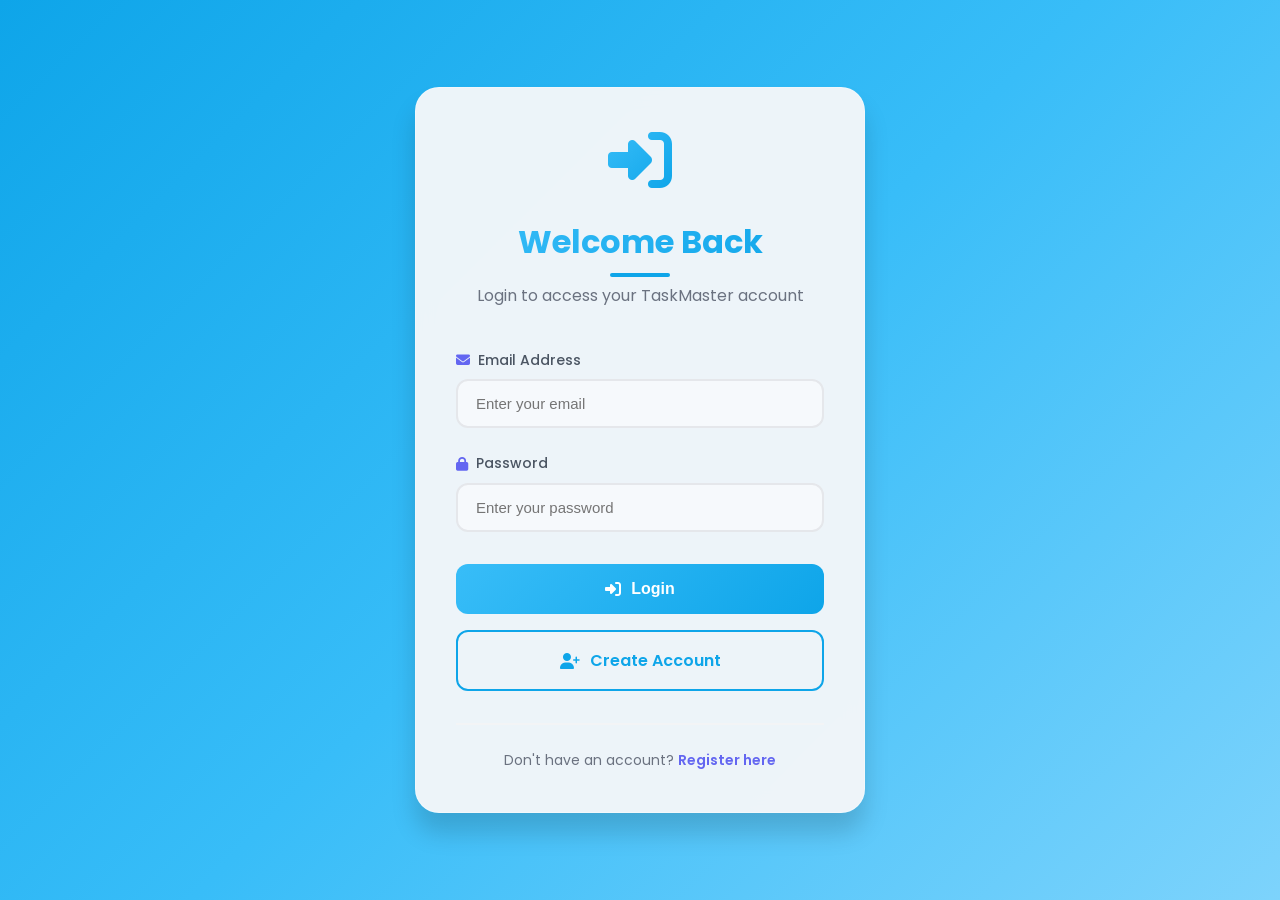
<file: Todo-App-main/index.html>
<!DOCTYPE html>
<html lang="en">
<head>
    <meta charset="UTF-8">
    <meta name="viewport" content="width=device-width, initial-scale=1.0">
    <title>Todo App</title>
    <link rel="preconnect" href="https://fonts.googleapis.com">
    <link rel="preconnect" href="https://fonts.gstatic.com" crossorigin>
    <link href="https://fonts.googleapis.com/css2?family=Poppins:wght@400;500;600&display=swap" rel="stylesheet">
    <link rel="stylesheet" href="https://cdnjs.cloudflare.com/ajax/libs/font-awesome/6.4.0/css/all.min.css">
    <link rel="stylesheet" href="css/styles.css">
</head>
<body>
    <nav class="navbar">
        <div class="nav-container">
            <div class="nav-brand">
                <i class="fas fa-check-double"></i>
                <span>TaskMaster</span>
            </div>
            <ul class="nav-links">
                <li class="active">
                    <a href="index.html">
                        <i class="fas fa-tasks"></i> Task Manager
                    </a>
                </li>
                <li>
                    <a href="analytics.html">
                        <i class="fas fa-chart-bar"></i> Analytics
                    </a>
                </li>
            </ul>
            <div class="auth-buttons">
                <a href="login.html" class="auth-btn login-btn">
                    <i class="fas fa-sign-in-alt"></i> Login
                </a>
                <a href="register.html" class="auth-btn register-btn">
                    <i class="fas fa-user-plus"></i> Register
                </a>
            </div>
        </div>
    </nav>

    <div class="container">
        <h1><i class="fas fa-check-double"></i> Todo App</h1>
        
        <form class="task-form" id="taskForm">
            <input type="text" id="taskInput" placeholder="What needs to be done?" required>
            <select id="prioritySelect" required>
                <option value="low">Low Priority</option>
                <option value="medium">Medium Priority</option>
                <option value="high">High Priority</option>
            </select>
            <input type="date" id="dueDateInput" required>
            <button type="submit" class="add-btn">
                <i class="fas fa-plus"></i> Add Task
            </button>
        </form>

        <div class="controls">
            <div class="filters">
                <button class="filter-btn active" data-filter="all">
                    <i class="fas fa-list"></i> All
                </button>
                <button class="filter-btn" data-filter="active">
                    <i class="fas fa-clock"></i> Active
                </button>
                <button class="filter-btn" data-filter="completed">
                    <i class="fas fa-check"></i> Completed
                </button>
            </div>
            <select id="sortSelect">
                <option value="date-asc"><i class="fas fa-sort-amount-up"></i> Date (Ascending)</option>
                <option value="date-desc"><i class="fas fa-sort-amount-down"></i> Date (Descending)</option>
                <option value="priority"><i class="fas fa-flag"></i> Priority</option>
            </select>
        </div>

        <div class="task-list" id="taskList">
            <!-- Tasks will be dynamically added here -->
        </div>
    </div>

    <div class="features-modal" id="featuresModal">
        <div class="modal-content">
            <h2><i class="fas fa-star"></i> Key Features</h2>
            <ul>
                <li><i class="fas fa-plus-circle"></i> Add and manage tasks easily</li>
                <li><i class="fas fa-layer-group"></i> Prioritize tasks (Low, Medium, High)</li>
                <li><i class="fas fa-calendar-check"></i> Track tasks with deadlines</li>
                <li><i class="fas fa-bell"></i> Get reminders for upcoming tasks</li>
                <li><i class="fas fa-filter"></i> Filter and sort tasks</li>
                <li><i class="fas fa-chart-line"></i> View task analytics</li>
            </ul>
            <button class="close-modal" onclick="closeFeatures()">
                <i class="fas fa-times"></i> Close
            </button>
        </div>
    </div>

    <script src="js/auth.js"></script>
    <script src="js/app.js"></script>
</body>
</html>
</file>
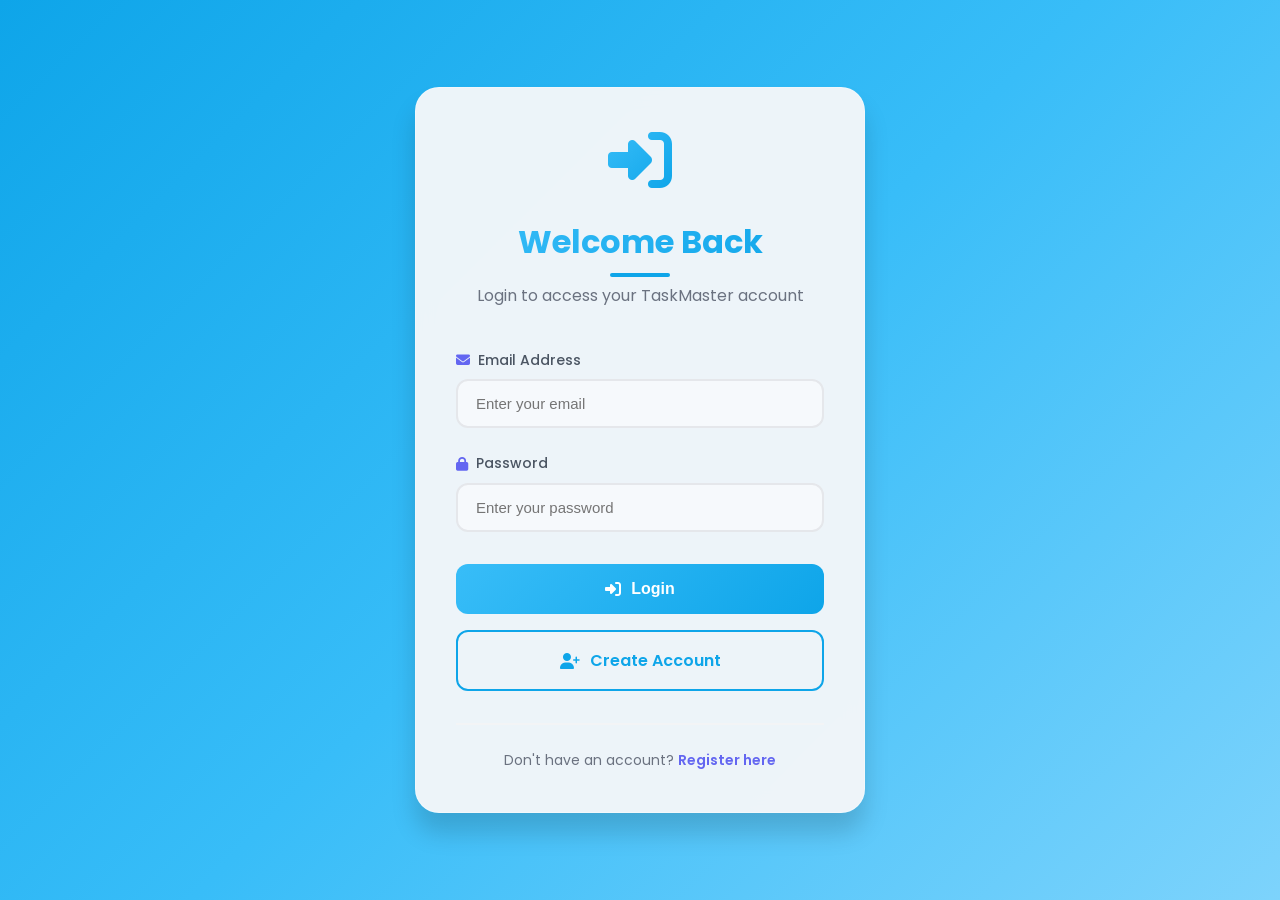
<file: Todo-App-main/login.html>
<!DOCTYPE html>
<html lang="en">
<head>
    <meta charset="UTF-8">
    <meta name="viewport" content="width=device-width, initial-scale=1.0">
    <title>Login - TaskMaster</title>
    <link rel="preconnect" href="https://fonts.googleapis.com">
    <link rel="preconnect" href="https://fonts.gstatic.com" crossorigin>
    <link href="https://fonts.googleapis.com/css2?family=Poppins:wght@400;500;600&display=swap" rel="stylesheet">
    <link rel="stylesheet" href="https://cdnjs.cloudflare.com/ajax/libs/font-awesome/6.4.0/css/all.min.css">
    <link rel="stylesheet" href="css/styles.css">
</head>
<body>
    <div class="auth-page">
        <div class="auth-container">
            <div class="auth-card">
                <div class="auth-header">
                    <i class="fas fa-sign-in-alt"></i>
                    <h1>Welcome Back</h1>
                    <p>Login to access your TaskMaster account</p>
                </div>
                <form class="auth-form" id="loginForm">
                    <div class="form-group">
                        <label for="email">
                            <i class="fas fa-envelope"></i> Email Address
                        </label>
                        <input type="email" id="email" name="email" required placeholder="Enter your email">
                    </div>
                    <div class="form-group">
                        <label for="password">
                            <i class="fas fa-lock"></i> Password
                        </label>
                        <input type="password" id="password" name="password" required placeholder="Enter your password">
                    </div>
                    <div class="auth-actions">
                        <button type="submit" class="auth-btn register-btn">
                            <i class="fas fa-sign-in-alt"></i> Login
                        </button>
                        <a href="register.html" class="auth-btn login-btn">
                            <i class="fas fa-user-plus"></i> Create Account
                        </a>
                    </div>
                </form>
                <div class="auth-footer">
                    <p>Don't have an account? <a href="register.html">Register here</a></p>
                </div>
            </div>
        </div>
    </div>
    <script src="js/auth.js"></script>
</body>
</html>
</file>
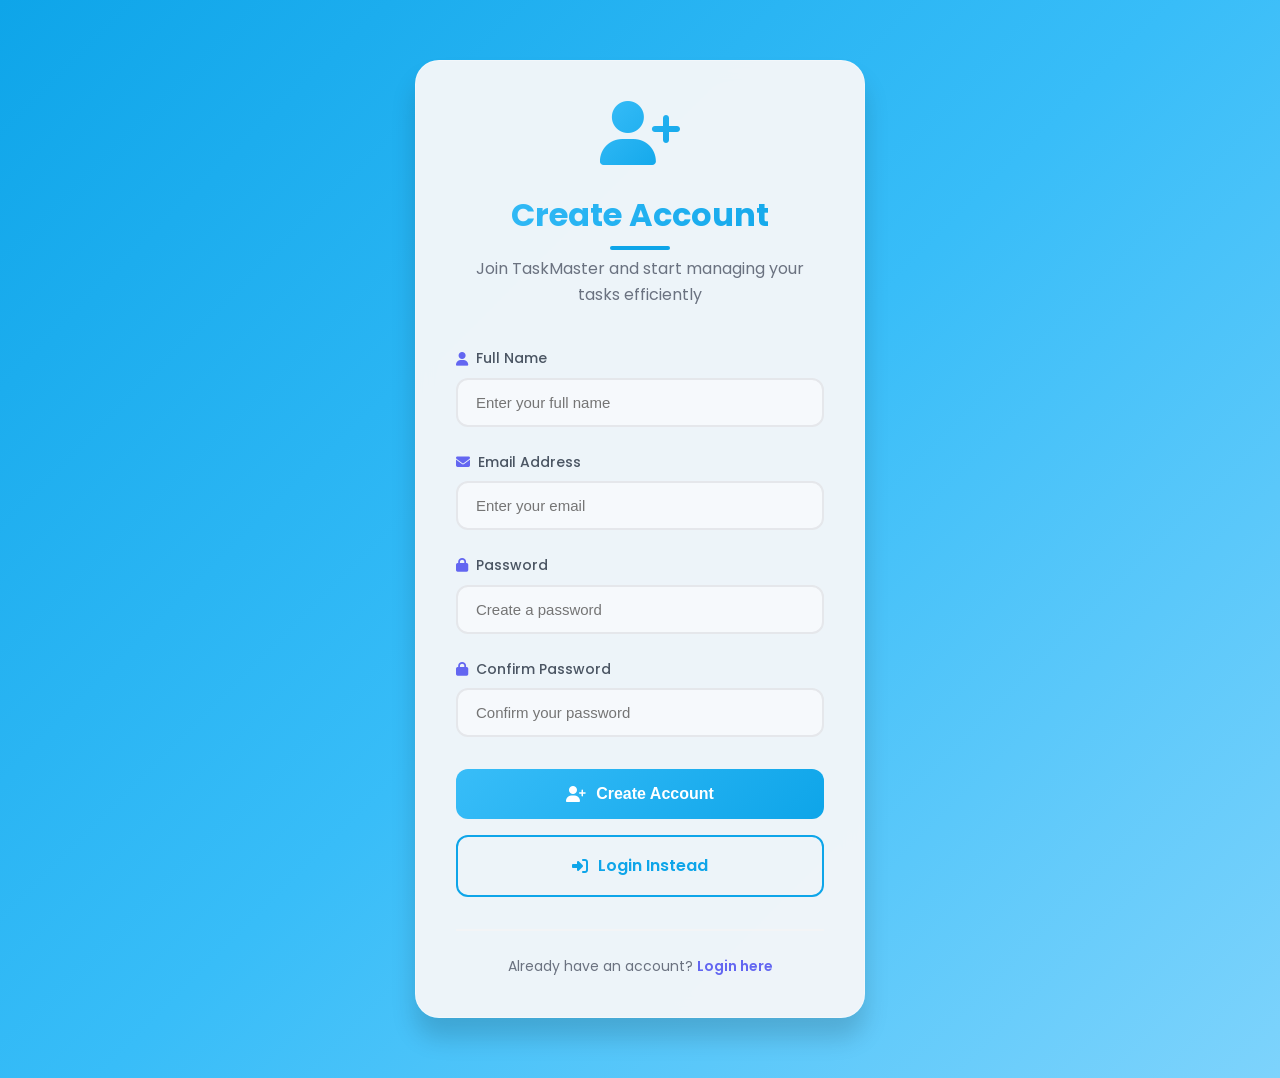
<file: Todo-App-main/register.html>
<!DOCTYPE html>
<html lang="en">
<head>
    <meta charset="UTF-8">
    <meta name="viewport" content="width=device-width, initial-scale=1.0">
    <title>Register - TaskMaster</title>
    <link rel="preconnect" href="https://fonts.googleapis.com">
    <link rel="preconnect" href="https://fonts.gstatic.com" crossorigin>
    <link href="https://fonts.googleapis.com/css2?family=Poppins:wght@400;500;600&display=swap" rel="stylesheet">
    <link rel="stylesheet" href="https://cdnjs.cloudflare.com/ajax/libs/font-awesome/6.4.0/css/all.min.css">
    <link rel="stylesheet" href="css/styles.css">
</head>
<body>
    <div class="auth-page">
        <div class="auth-container">
            <div class="auth-card">
                <div class="auth-header">
                    <i class="fas fa-user-plus"></i>
                    <h1>Create Account</h1>
                    <p>Join TaskMaster and start managing your tasks efficiently</p>
                </div>
                <form class="auth-form" id="registerForm">
                    <div class="form-group">
                        <label for="fullName">
                            <i class="fas fa-user"></i> Full Name
                        </label>
                        <input type="text" id="fullName" name="fullName" required placeholder="Enter your full name">
                    </div>
                    <div class="form-group">
                        <label for="email">
                            <i class="fas fa-envelope"></i> Email Address
                        </label>
                        <input type="email" id="email" name="email" required placeholder="Enter your email">
                    </div>
                    <div class="form-group">
                        <label for="password">
                            <i class="fas fa-lock"></i> Password
                        </label>
                        <input type="password" id="password" name="password" required placeholder="Create a password">
                    </div>
                    <div class="form-group">
                        <label for="confirmPassword">
                            <i class="fas fa-lock"></i> Confirm Password
                        </label>
                        <input type="password" id="confirmPassword" name="confirmPassword" required placeholder="Confirm your password">
                    </div>
                    <div class="auth-actions">
                        <button type="submit" class="auth-btn register-btn">
                            <i class="fas fa-user-plus"></i> Create Account
                        </button>
                        <a href="login.html" class="auth-btn login-btn">
                            <i class="fas fa-sign-in-alt"></i> Login Instead
                        </a>
                    </div>
                </form>
                <div class="auth-footer">
                    <p>Already have an account? <a href="login.html">Login here</a></p>
                </div>
            </div>
        </div>
    </div>
    <script src="js/auth.js"></script>
</body>
</html>
</file>
<file: Todo-App-main/css/styles.css>
/* Reset and Base Styles */
* {
    margin: 0;
    padding: 0;
    box-sizing: border-box;
}

:root {
    --primary-gradient: linear-gradient(135deg, #38bdf8 0%, #0ea5e9 100%);
    --secondary-gradient: linear-gradient(135deg, #7dd3fc 0%, #38bdf8 100%);
    --danger-gradient: linear-gradient(135deg, #f87171 0%, #dc2626 100%);
    --bg-gradient: linear-gradient(135deg, #0ea5e9 0%, #38bdf8 50%, #7dd3fc 100%);
    --primary-color: #0ea5e9;
    --primary-hover: #0284c7;
    --card-bg: rgba(241, 245, 249, 0.98);
    --input-bg: rgba(248, 250, 252, 0.9);
    --shadow-sm: 0 2px 4px rgba(0, 0, 0, 0.05);
    --shadow-md: 0 4px 6px rgba(0, 0, 0, 0.1);
    --shadow-lg: 0 10px 15px rgba(0, 0, 0, 0.1);
    --shadow-xl: 0 20px 25px rgba(0, 0, 0, 0.15);
    --transition: all 0.3s cubic-bezier(0.4, 0, 0.2, 1);
}

body {
    font-family: 'Poppins', sans-serif;
    line-height: 1.6;
    color: #1f2937;
    background: var(--bg-gradient);
    min-height: 100vh;
    position: relative;
}

body::before {
    content: '';
    position: fixed;
    top: 0;
    left: 0;
    width: 100%;
    height: 100%;
    background: 
        radial-gradient(circle at 0% 0%, rgba(255, 255, 255, 0.1) 0%, transparent 50%),
        radial-gradient(circle at 100% 100%, rgba(255, 255, 255, 0.1) 0%, transparent 50%);
    animation: gradientShift 15s ease-in-out infinite alternate;
    z-index: -1;
}

@keyframes gradientShift {
    0% { background-position: 0% 0%; }
    100% { background-position: 100% 100%; }
}

.container {
    max-width: 800px;
    margin: 0 auto;
    background: var(--card-bg);
    backdrop-filter: blur(10px);
    border-radius: 16px;
    box-shadow: 
        0 10px 20px rgba(0, 0, 0, 0.1),
        0 6px 6px rgba(0, 0, 0, 0.1);
    padding: 2rem;
    transition: var(--transition);
    position: relative;
    overflow: hidden;
}

.container::before {
    content: '';
    position: absolute;
    top: 0;
    left: 0;
    width: 100%;
    height: 5px;
    background: linear-gradient(90deg, var(--primary-color), var(--secondary-color));
}

h1 {
    text-align: center;
    color: var(--text-color);
    margin-bottom: 30px;
    font-size: 2.5em;
    font-weight: 600;
    position: relative;
}

h1::after {
    content: '';
    position: absolute;
    bottom: -10px;
    left: 50%;
    transform: translateX(-50%);
    width: 60px;
    height: 4px;
    background: var(--primary-color);
    border-radius: 2px;
}

/* Form Styles */
.task-form {
    display: grid;
    grid-template-columns: 1fr auto auto auto;
    gap: 15px;
    margin-bottom: 30px;
    background: rgba(241, 245, 249, 0.8);
    padding: 20px;
    border-radius: 12px;
    box-shadow: inset 0 2px 4px rgba(0, 0, 0, 0.05);
}

input[type="text"],
select,
input[type="date"],
input[type="email"],
input[type="password"] {
    padding: 12px 16px;
    border: 2px solid #e2e8f0;
    border-radius: 8px;
    font-size: 14px;
    transition: var(--transition);
    background: var(--input-bg);
    color: #1f2937;
}

input[type="text"]:focus,
select:focus,
input[type="date"]:focus {
    border-color: var(--primary-color);
    box-shadow: 0 0 0 3px rgba(99, 102, 241, 0.1);
    outline: none;
}

.add-btn {
    background: var(--primary-gradient);
    color: white;
    border: none;
    padding: 12px 24px;
    border-radius: 8px;
    cursor: pointer;
    font-weight: 600;
    display: flex;
    align-items: center;
    gap: 8px;
    transition: var(--transition);
    position: relative;
    overflow: hidden;
}

.add-btn:hover {
    background: var(--secondary-gradient);
    transform: translateY(-2px);
    box-shadow: 0 4px 12px rgba(56, 189, 248, 0.3);
}

.add-btn::after {
    content: '';
    position: absolute;
    top: -50%;
    left: -50%;
    width: 200%;
    height: 200%;
    background: linear-gradient(
        transparent,
        rgba(255, 255, 255, 0.2),
        transparent
    );
    transform: rotate(45deg);
    transition: 0.5s;
}

.add-btn:hover::after {
    left: 100%;
}

/* Filter and Sort Controls */
.controls {
    display: flex;
    justify-content: space-between;
    align-items: center;
    margin-bottom: 20px;
    padding: 15px;
    background: rgba(255, 255, 255, 0.8);
    border-radius: 12px;
    box-shadow: var(--shadow);
}

.filters {
    display: flex;
    gap: 10px;
}

.filter-btn {
    background: rgba(241, 245, 249, 0.9);
    border: 2px solid #e2e8f0;
    padding: 8px 16px;
    border-radius: 8px;
    color: #4b5563;
    font-weight: 500;
    transition: var(--transition);
    display: flex;
    align-items: center;
    gap: 8px;
}

.filter-btn:hover {
    background: rgba(248, 250, 252, 0.95);
    color: var(--primary-color);
}

.filter-btn.active {
    background: var(--primary-gradient);
    color: white;
    border-color: transparent;
}

/* Task List Styles */
.task-list {
    display: flex;
    flex-direction: column;
    gap: 15px;
}

.task-item {
    background: rgba(241, 245, 249, 0.9);
    padding: 16px;
    border-radius: 12px;
    display: flex;
    justify-content: space-between;
    align-items: center;
    transition: var(--transition);
    border: 1px solid #e2e8f0;
    position: relative;
    overflow: hidden;
}

.task-item::before {
    content: '';
    position: absolute;
    left: 0;
    top: 0;
    height: 100%;
    width: 4px;
    background: var(--primary-color);
    transition: var(--transition);
    opacity: 0;
}

.task-item:hover::before {
    opacity: 1;
}

.task-item:hover {
    transform: translateX(5px);
    box-shadow: var(--shadow);
    background: rgba(248, 250, 252, 0.95);
}

.task-item.completed {
    background: rgba(34, 197, 94, 0.1);
}

.task-item.completed .task-text {
    text-decoration: line-through;
    color: #9ca3af;
}

.task-content {
    display: flex;
    align-items: center;
    gap: 16px;
}

.complete-btn {
    background: none;
    border: 2px solid #e1e4e8;
    border-radius: 50%;
    width: 28px;
    height: 28px;
    padding: 0;
    display: flex;
    align-items: center;
    justify-content: center;
    color: var(--secondary-color);
    transition: var(--transition);
}

.complete-btn:hover {
    border-color: var(--secondary-color);
    background-color: rgba(80, 200, 120, 0.1);
}

.task-text {
    flex-grow: 1;
    font-size: 16px;
    transition: var(--transition);
}

.priority-badge {
    padding: 4px 12px;
    border-radius: 20px;
    font-size: 12px;
    font-weight: 600;
    color: white;
    text-transform: uppercase;
    box-shadow: 0 2px 4px rgba(0, 0, 0, 0.1);
}

.priority-badge.high {
    background: linear-gradient(135deg, #f87171 0%, #dc2626 100%);
}

.priority-badge.medium {
    background: linear-gradient(135deg, #fbbf24 0%, #d97706 100%);
}

.priority-badge.low {
    background: linear-gradient(135deg, #34d399 0%, #059669 100%);
}

.due-date {
    color: #868e96;
    font-size: 13px;
    background: #f8f9fa;
    padding: 4px 8px;
    border-radius: 6px;
    display: inline-flex;
    align-items: center;
    gap: 4px;
}

.delete-btn {
    background-color: transparent;
    color: var(--danger-color);
    padding: 8px;
    border-radius: 50%;
    width: 36px;
    height: 36px;
    display: flex;
    align-items: center;
    justify-content: center;
    font-size: 18px;
    opacity: 0.7;
}

.delete-btn:hover {
    background-color: rgba(255, 107, 107, 0.1);
    opacity: 1;
}

/* Error Message Styles */
.error-message {
    position: fixed;
    top: 20px;
    right: 20px;
    background-color: var(--danger-color);
    color: white;
    padding: 16px 24px;
    border-radius: 12px;
    box-shadow: var(--shadow);
    animation: slideIn 0.3s ease-out;
    z-index: 1000;
}

/* Reminder Message Styles */
.reminder-message {
    position: fixed;
    bottom: 20px;
    right: 20px;
    color: white;
    padding: 16px 24px;
    border-radius: 12px;
    box-shadow: var(--shadow);
    animation: slideIn 0.3s ease-out;
    z-index: 1000;
    font-weight: 500;
}

.reminder-message.fade-out {
    animation: fadeOut 0.3s ease-out forwards;
}

@keyframes fadeOut {
    from {
        opacity: 1;
        transform: translateX(0);
    }
    to {
        opacity: 0;
        transform: translateX(100%);
    }
}

/* Navbar Styles */
.navbar {
    background: rgba(241, 245, 249, 0.9);
    backdrop-filter: blur(10px);
    box-shadow: var(--shadow-md);
    position: sticky;
    top: 0;
    z-index: 1000;
    margin-bottom: 20px;
}

.nav-container {
    max-width: 1200px;
    margin: 0 auto;
    padding: 1rem;
    display: flex;
    justify-content: space-between;
    align-items: center;
}

.nav-brand {
    display: flex;
    align-items: center;
    gap: 10px;
    font-size: 1.5rem;
    font-weight: 600;
    color: var(--primary-color);
    text-decoration: none;
}

.nav-brand i {
    font-size: 1.8rem;
    animation: bounce 2s infinite;
}

@keyframes bounce {
    0%, 100% { transform: translateY(0); }
    50% { transform: translateY(-5px); }
}

.nav-links {
    display: flex;
    gap: 20px;
    list-style: none;
}

.nav-links li a {
    text-decoration: none;
    color: #333;
    font-weight: 500;
    padding: 8px 16px;
    border-radius: 8px;
    transition: var(--transition);
    display: flex;
    align-items: center;
    gap: 8px;
    position: relative;
    overflow: hidden;
}

.nav-links li.active a {
    background: var(--primary-color);
    color: white;
}

.nav-links li a::before {
    content: '';
    position: absolute;
    top: 0;
    left: -100%;
    width: 100%;
    height: 100%;
    background: linear-gradient(90deg, transparent, rgba(255, 255, 255, 0.2), transparent);
    transition: var(--transition);
}

.nav-links li a:hover::before {
    left: 100%;
}

.info-btn {
    background: none;
    border: none;
    color: var(--text-color);
    font-size: 1.2rem;
    padding: 8px;
    cursor: pointer;
    transition: var(--transition);
}

.info-btn:hover {
    color: var(--primary-color);
    transform: scale(1.1);
}

/* Features Modal Styles */
.features-modal {
    display: none;
    position: fixed;
    top: 0;
    left: 0;
    width: 100%;
    height: 100%;
    background: rgba(0, 0, 0, 0.5);
    backdrop-filter: blur(5px);
    z-index: 1000;
    opacity: 0;
    transition: opacity 0.3s ease;
}

.features-modal.active {
    display: flex;
    align-items: center;
    justify-content: center;
    opacity: 1;
}

.modal-content {
    background: var(--card-bg);
    padding: 2rem;
    border-radius: 16px;
    width: 90%;
    max-width: 500px;
    transform: translateY(20px);
    transition: transform 0.3s ease;
    box-shadow: 0 10px 25px rgba(0, 0, 0, 0.1);
}

.features-modal.active .modal-content {
    transform: translateY(0);
}

.modal-content h2 {
    color: var(--primary-color);
    margin-bottom: 1.5rem;
    display: flex;
    align-items: center;
    gap: 10px;
}

.modal-content h2 i {
    color: var(--warning-color);
}

.modal-content ul {
    list-style: none;
    display: flex;
    flex-direction: column;
    gap: 1rem;
}

.modal-content ul li {
    display: flex;
    align-items: center;
    gap: 10px;
    padding: 10px;
    border-radius: 8px;
    transition: var(--transition);
    background: rgba(248, 250, 252, 0.5);
}

.modal-content ul li:hover {
    background: rgba(248, 250, 252, 0.8);
    transform: translateX(5px);
}

.modal-content ul li i {
    color: var(--primary-color);
    width: 24px;
}

.close-modal {
    margin-top: 1.5rem;
    padding: 12px 24px;
    background: #f3f4f6;
    border: none;
    border-radius: 8px;
    cursor: pointer;
    display: flex;
    align-items: center;
    gap: 8px;
    transition: var(--transition);
}

.close-modal:hover {
    background: #e5e7eb;
    transform: translateY(-2px);
}

/* Responsive Design */
@media (max-width: 768px) {
    .container {
        padding: 20px;
    }

    .task-form {
        grid-template-columns: 1fr;
    }
    
    .controls {
        flex-direction: column;
        gap: 15px;
    }
    
    .filters {
        width: 100%;
        justify-content: center;
        flex-wrap: wrap;
    }
    
    .task-content {
        flex-wrap: wrap;
    }

    .priority-badge,
    .due-date {
        font-size: 11px;
    }

    .nav-container {
        flex-direction: column;
        gap: 1rem;
        text-align: center;
    }

    .nav-links {
        width: 100%;
        justify-content: center;
    }

    .info-btn {
        position: absolute;
        top: 1rem;
        right: 1rem;
    }
}

/* Analytics Page Styles */
.analytics-grid {
    display: grid;
    grid-template-columns: repeat(4, 1fr);
    gap: 20px;
    margin-bottom: 30px;
}

.stat-card {
    background: var(--card-bg);
    padding: 20px;
    border-radius: 12px;
    box-shadow: var(--shadow);
    display: flex;
    align-items: center;
    gap: 15px;
    transition: var(--transition);
}

.stat-card:hover {
    transform: translateY(-5px);
    box-shadow: 0 6px 12px rgba(0, 0, 0, 0.15);
}

.stat-icon {
    width: 50px;
    height: 50px;
    border-radius: 12px;
    background: var(--primary-color);
    color: white;
    display: flex;
    align-items: center;
    justify-content: center;
    font-size: 1.5rem;
    flex-shrink: 0;
}

.stat-info {
    flex-grow: 1;
    min-width: 0;
}

.stat-info h3 {
    font-size: 0.9rem;
    color: #6c757d;
    margin-bottom: 5px;
    white-space: nowrap;
    overflow: hidden;
    text-overflow: ellipsis;
}

.stat-info p {
    font-size: 1.5rem;
    font-weight: 600;
    color: var(--text-color);
}

.charts-grid {
    display: grid;
    grid-template-columns: repeat(2, 1fr);
    gap: 20px;
    margin-bottom: 30px;
}

.chart-card {
    background: var(--card-bg);
    padding: 20px;
    border-radius: 12px;
    box-shadow: var(--shadow);
    height: 300px;
    display: flex;
    flex-direction: column;
}

.chart-card.full-width {
    grid-column: 1 / -1;
    height: 400px;
}

.chart-card h3 {
    color: var(--text-color);
    margin-bottom: 20px;
    font-size: 1.1rem;
    display: flex;
    align-items: center;
    gap: 8px;
    flex-shrink: 0;
}

.chart-card h3 i {
    color: var(--primary-color);
}

.chart-container {
    position: relative;
    flex-grow: 1;
    min-height: 0;
    width: 100%;
}

/* Update Responsive Design */
@media (max-width: 1024px) {
    .analytics-grid {
        grid-template-columns: repeat(2, 1fr);
    }
}

@media (max-width: 768px) {
    .charts-grid {
        grid-template-columns: 1fr;
    }

    .chart-card,
    .chart-card.full-width {
        height: 350px;
    }

    .container {
        padding: 15px;
    }
}

@media (max-width: 480px) {
    .analytics-grid {
        grid-template-columns: 1fr;
    }

    .stat-card {
        padding: 15px;
    }

    .chart-card,
    .chart-card.full-width {
        height: 300px;
    }
}

/* Authentication Pages */
.auth-page {
    min-height: 100vh;
    display: flex;
    align-items: center;
    justify-content: center;
    padding: 20px;
    position: relative;
    overflow-y: auto;
    background: var(--bg-gradient);
}

.auth-container {
    width: 100%;
    max-width: 450px;
    position: relative;
    z-index: 1;
    margin: 40px 0;
}

.auth-card {
    background: var(--card-bg);
    border-radius: 24px;
    padding: 40px;
    box-shadow: var(--shadow-xl);
    backdrop-filter: blur(10px);
    border: 1px solid rgba(255, 255, 255, 0.3);
    transform: translateY(0);
    transition: var(--transition);
}

.auth-card:hover {
    transform: translateY(-5px);
    box-shadow: 0 30px 60px rgba(0, 0, 0, 0.2);
}

.auth-header {
    text-align: center;
    margin-bottom: 40px;
}

.auth-header i {
    font-size: 64px;
    background: var(--primary-gradient);
    -webkit-background-clip: text;
    background-clip: text;
    -webkit-text-fill-color: transparent;
    margin-bottom: 24px;
    display: inline-block;
    animation: float 3s ease-in-out infinite;
}

.auth-header h1 {
    font-size: 32px;
    background: var(--primary-gradient);
    -webkit-background-clip: text;
    background-clip: text;
    -webkit-text-fill-color: transparent;
    margin-bottom: 16px;
    font-weight: 700;
}

.auth-header p {
    color: #6b7280;
    font-size: 16px;
    line-height: 1.6;
}

.auth-form {
    display: flex;
    flex-direction: column;
    gap: 24px;
}

.auth-actions {
    display: flex;
    flex-direction: column;
    gap: 16px;
    margin-top: 8px;
}

.auth-btn {
    width: 100%;
    padding: 16px 28px;
    border-radius: 12px;
    font-size: 16px;
    font-weight: 600;
    cursor: pointer;
    transition: var(--transition);
    display: flex;
    align-items: center;
    justify-content: center;
    gap: 10px;
    text-decoration: none;
}

.auth-btn.register-btn {
    background: var(--primary-gradient);
    color: white;
    border: none;
}

.auth-btn.login-btn {
    background: transparent;
    color: #0ea5e9;
    border: 2px solid #0ea5e9;
}

.auth-btn:hover {
    transform: translateY(-2px);
}

.auth-btn.register-btn:hover {
    background: var(--secondary-gradient);
    box-shadow: 0 10px 20px rgba(56, 189, 248, 0.2);
}

.auth-btn.login-btn:hover {
    background: var(--primary-gradient);
    color: white;
    border-color: transparent;
}

.auth-footer {
    text-align: center;
    margin-top: 32px;
    padding-top: 24px;
    border-top: 2px solid #f3f4f6;
}

.auth-footer p {
    color: #6b7280;
    font-size: 14px;
}

.auth-footer a {
    color: #6366f1;
    text-decoration: none;
    font-weight: 600;
    transition: var(--transition);
    position: relative;
}

.auth-footer a::after {
    content: '';
    position: absolute;
    bottom: -2px;
    left: 0;
    width: 100%;
    height: 2px;
    background: var(--primary-gradient);
    transform: scaleX(0);
    transform-origin: right;
    transition: transform 0.3s ease;
}

.auth-footer a:hover::after {
    transform: scaleX(1);
    transform-origin: left;
}

/* Form Group Styles */
.form-group {
    position: relative;
}

.form-group label {
    display: block;
    margin-bottom: 8px;
    color: #4b5563;
    font-weight: 500;
    font-size: 14px;
    display: flex;
    align-items: center;
    gap: 8px;
}

.form-group label i {
    color: #6366f1;
}

.form-group input {
    width: 100%;
    padding: 14px 18px;
    border: 2px solid #e5e7eb;
    border-radius: 12px;
    font-size: 15px;
    transition: var(--transition);
    background: var(--input-bg);
}

.form-group input:focus {
    border-color: #6366f1;
    box-shadow: 0 0 0 4px rgba(99, 102, 241, 0.1);
    outline: none;
}

/* Responsive Styles for Auth Pages */
@media (max-width: 480px) {
    .auth-container {
        margin: 20px 0;
    }

    .auth-card {
        padding: 30px 20px;
    }

    .auth-header i {
        font-size: 48px;
    }

    .auth-header h1 {
        font-size: 24px;
    }

    .auth-btn {
        padding: 14px 24px;
        font-size: 15px;
    }
}

/* Welcome Page */
.welcome-container {
    max-width: 1000px;
    margin: 60px auto;
    padding: 20px;
}

.welcome-card {
    background: var(--card-bg);
    border-radius: 30px;
    padding: 60px;
    box-shadow: var(--shadow-xl);
    backdrop-filter: blur(10px);
    border: 1px solid rgba(255, 255, 255, 0.3);
    transform: translateY(0);
    transition: var(--transition);
    text-align: center;
}

.welcome-card:hover {
    transform: translateY(-5px);
    box-shadow: 0 30px 60px rgba(0, 0, 0, 0.2);
}

.welcome-header {
    margin-bottom: 60px;
}

.welcome-header i {
    font-size: 80px;
    background: var(--primary-gradient);
    background-clip: text;
    -webkit-background-clip: text;
    -webkit-text-fill-color: transparent;
    margin-bottom: 30px;
    display: inline-block;
    animation: float 3s ease-in-out infinite;
}

.welcome-header h1 {
    font-size: 48px;
    background: var(--primary-gradient);
    background-clip: text;
    -webkit-background-clip: text;
    -webkit-text-fill-color: transparent;
    margin-bottom: 20px;
    font-weight: 700;
}

.welcome-header p {
    color: #6b7280;
    font-size: 18px;
    line-height: 1.8;
    max-width: 600px;
    margin: 0 auto;
}

.welcome-features {
    margin: 60px 0;
}

.welcome-features h2 {
    font-size: 32px;
    color: #1f2937;
    margin-bottom: 40px;
    display: flex;
    align-items: center;
    justify-content: center;
    gap: 12px;
}

.welcome-features h2 i {
    background: var(--primary-gradient);
    background-clip: text;
    -webkit-background-clip: text;
    -webkit-text-fill-color: transparent;
}

.welcome-features ul {
    list-style: none;
    padding: 0;
    display: grid;
    grid-template-columns: repeat(auto-fit, minmax(280px, 1fr));
    gap: 30px;
}

.welcome-features li {
    background: rgba(241, 245, 249, 0.8);
    padding: 24px;
    border-radius: 16px;
    display: flex;
    align-items: center;
    gap: 16px;
    transition: var(--transition);
    backdrop-filter: blur(5px);
    border: 1px solid rgba(255, 255, 255, 0.2);
}

.welcome-features li:hover {
    transform: translateY(-5px) translateX(5px);
    background: rgba(248, 250, 252, 0.9);
    box-shadow: var(--shadow-lg);
}

.welcome-features li i {
    font-size: 24px;
    background: var(--primary-gradient);
    background-clip: text;
    -webkit-background-clip: text;
    -webkit-text-fill-color: transparent;
    padding: 12px;
    border-radius: 12px;
    background-color: rgba(99, 102, 241, 0.1);
}

.welcome-actions {
    display: flex;
    gap: 24px;
    justify-content: center;
    margin-top: 60px;
}

.welcome-btn {
    padding: 18px 36px;
    border-radius: 14px;
    font-size: 16px;
    font-weight: 600;
    text-decoration: none;
    display: flex;
    align-items: center;
    gap: 12px;
    transition: var(--transition);
    position: relative;
    overflow: hidden;
}

.welcome-btn::after {
    content: '';
    position: absolute;
    width: 200%;
    height: 200%;
    background: linear-gradient(120deg, transparent, rgba(255, 255, 255, 0.3), transparent);
    transform: translateX(-100%);
}

.welcome-btn.primary {
    background: var(--primary-gradient);
    color: white;
}

.welcome-btn.primary:hover {
    transform: translateY(-3px);
    box-shadow: 0 15px 30px rgba(56, 189, 248, 0.3);
    background: var(--secondary-gradient);
}

.welcome-btn.secondary {
    background: transparent;
    color: #0ea5e9;
    border: 2px solid #0ea5e9;
}

.welcome-btn.secondary:hover {
    background: var(--primary-gradient);
    color: white;
    border-color: transparent;
    transform: translateY(-3px);
    box-shadow: 0 15px 30px rgba(56, 189, 248, 0.2);
}

.welcome-btn:hover::after {
    transform: translateX(100%);
    transition: transform 0.6s ease-in-out;
}

/* User Menu */
.user-menu {
    display: flex;
    align-items: center;
    gap: 20px;
}

.username {
    color: #666;
    font-weight: 500;
    display: flex;
    align-items: center;
    gap: 8px;
}

.logout-btn {
    padding: 8px 16px;
    border-radius: 6px;
    background-color: #ff4444;
    color: white;
    text-decoration: none;
    font-weight: 500;
    transition: all 0.3s ease;
    display: flex;
    align-items: center;
    gap: 8px;
}

.logout-btn:hover {
    background-color: #cc0000;
}

/* Navigation Auth Buttons */
.auth-buttons {
    display: flex;
    align-items: center;
    gap: 16px;
    margin-left: 20px;
}

.auth-buttons .auth-btn {
    padding: 8px 20px;
    border-radius: 8px;
    font-size: 14px;
    font-weight: 500;
    text-decoration: none;
    display: flex;
    align-items: center;
    gap: 8px;
    transition: all 0.3s ease;
}

.auth-buttons .login-btn {
    background: transparent;
    color: #6366f1;
    border: 2px solid #6366f1;
}

.auth-buttons .register-btn {
    background: var(--primary-gradient);
    color: white;
    border: none;
}

.auth-buttons .auth-btn:hover {
    transform: translateY(-2px);
}

.auth-buttons .login-btn:hover {
    background: rgba(99, 102, 241, 0.1);
}

.auth-buttons .register-btn:hover {
    box-shadow: 0 4px 12px rgba(99, 102, 241, 0.3);
}

/* Update existing navbar styles */
.nav-container {
    max-width: 1200px;
    margin: 0 auto;
    padding: 1rem;
    display: flex;
    justify-content: space-between;
    align-items: center;
}

/* Responsive styles for auth buttons */
@media (max-width: 768px) {
    .auth-buttons {
        margin-left: 0;
        margin-top: 16px;
    }

    .nav-container {
        flex-direction: column;
        gap: 16px;
    }

    .nav-links {
        width: 100%;
        justify-content: center;
    }

    .auth-buttons .auth-btn {
        padding: 8px 16px;
        font-size: 13px;
    }
}
</file>
